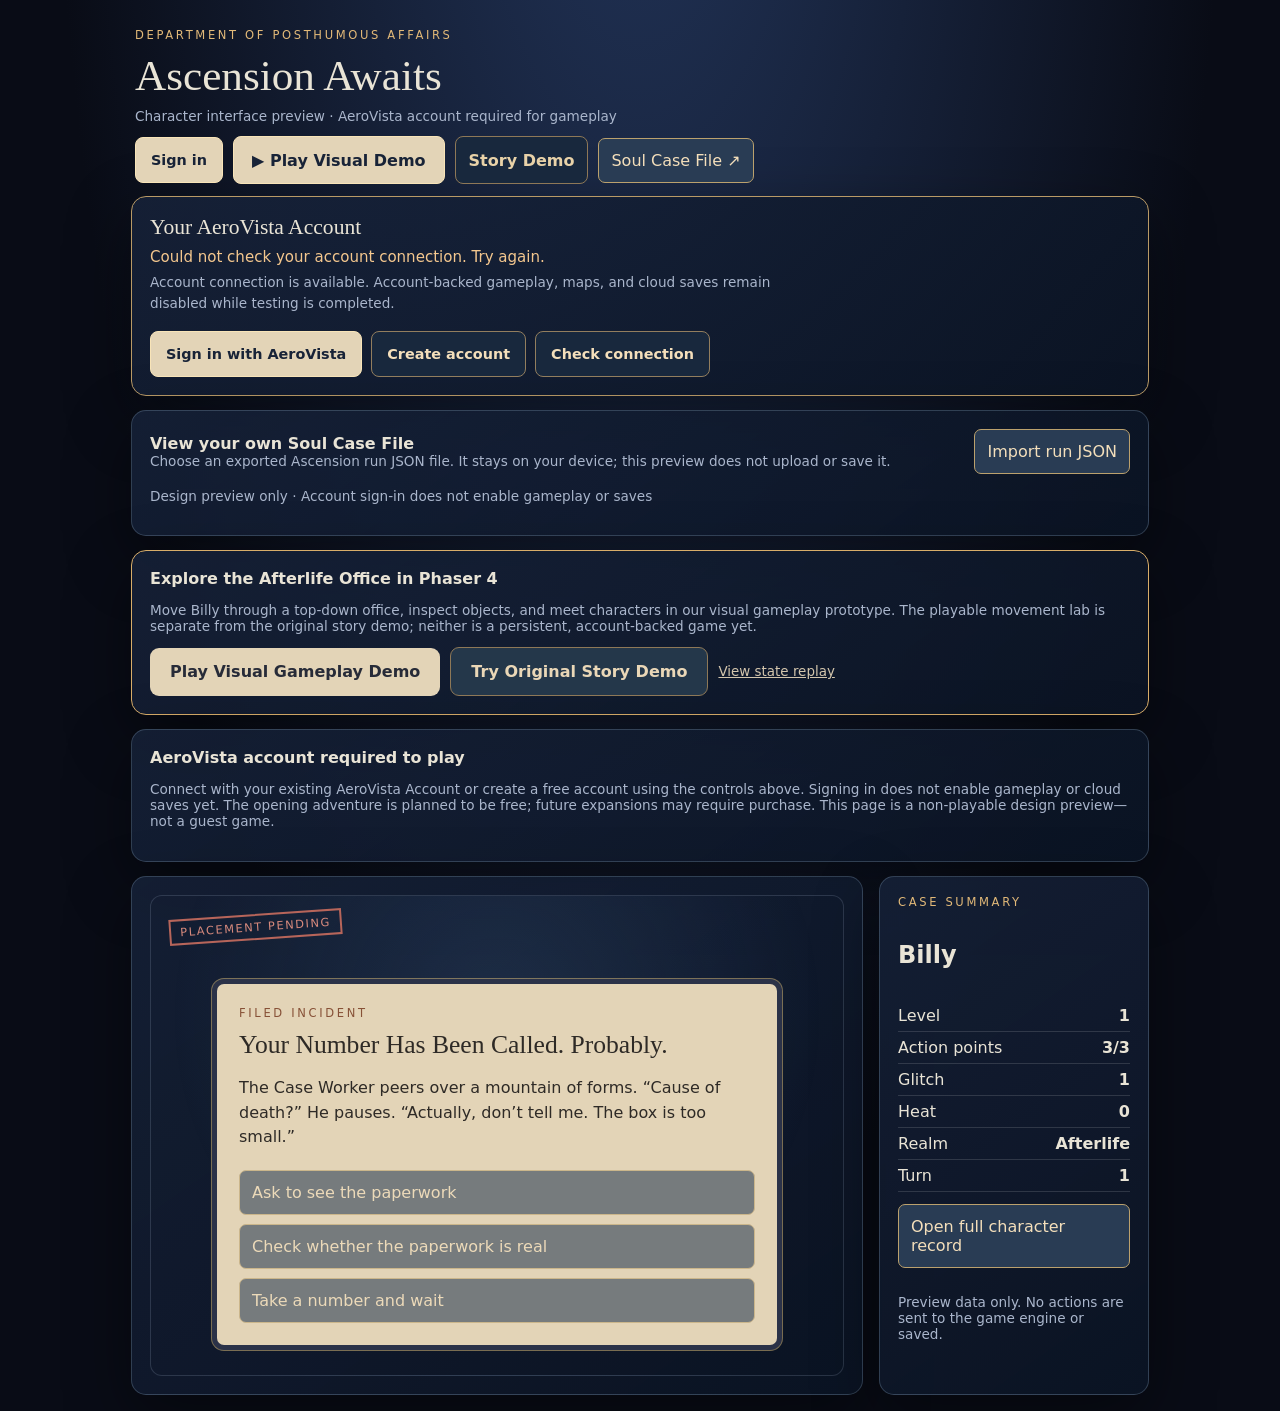
<file: index.html>
<!doctype html>
<html lang="en"><head><meta charset="utf-8"><meta name="viewport" content="width=device-width,initial-scale=1">
<title>Ascension Awaits — Game Frame v1 Preview</title>
<style>
:root{color-scheme:dark;font-family:system-ui,sans-serif;background:#090c16;color:#e9e4d6}
*{box-sizing:border-box}body{margin:0;background:radial-gradient(ellipse at 50% -25%,#23365c,#090c16 65%);min-height:100dvh}
button{cursor:pointer;font:inherit}a:focus-visible,button:focus-visible{outline:2px solid #f2c878;outline-offset:3px}
.shell{width:min(1050px,100%);margin:auto;padding:16px}.mast{display:flex;flex-wrap:wrap;align-items:center;justify-content:space-between;gap:12px;padding:12px 4px}
.kicker{color:#e2b978;text-transform:uppercase;letter-spacing:.23em;font-size:.72rem}
h1{font-family:Georgia,serif;font-weight:normal;margin:.2em 0;font-size:clamp(1.6rem,4vw,2.7rem)}
.note{color:#aab6cc;font-size:.85rem}.surface{border:1px solid #7d95ad55;border-radius:15px;background:linear-gradient(145deg,#17233bcc,#0b1424e8);box-shadow:0 22px 65px #0006;padding:18px}
.grid{display:grid;grid-template-columns:minmax(0,1fr) 270px;gap:16px}.scene{min-height:440px;background:radial-gradient(circle at 50% 25%,#34507355,transparent 65%);border:1px solid #8393ac40;border-radius:12px;padding:18px}
.stamp{display:inline-block;border:2px solid #b7655a;color:#d88a7d;padding:4px 9px;letter-spacing:.14em;transform:rotate(-4deg);font-size:.71rem;text-transform:uppercase}
.story{max-width:560px;margin:44px auto 12px;padding:22px;background:#e3d4b7;color:#2e2a26;border-radius:7px;box-shadow:0 0 0 5px #2b3248,0 0 0 6px #d7b97788}
.story h2{font-family:Georgia,serif;font-weight:normal;font-size:1.6rem;margin:.4em 0}.story p{line-height:1.55}
.choices{display:grid;gap:9px;margin-top:20px}.choices button,.open-sheet{padding:12px;border:1px solid #bba16d;background:#293c54;color:#f4dfbb;border-radius:7px;text-align:left}.choices button:hover,.open-sheet:hover{background:#3b5371}.choices button:disabled{opacity:.58;cursor:not-allowed}
.readout{display:grid;gap:12px;align-content:start}.metric{display:flex;justify-content:space-between;border-bottom:1px solid #ffffff22;padding:6px 0}
#overlay{position:fixed;inset:0;background:#02050ad9;display:grid;place-items:center;padding:10px;z-index:5}#overlay[hidden]{display:none}
.sheet{width:min(460px,100%);max-height:95dvh;overflow:auto;background:#e6d8b9;color:#292922;border:6px double #9e8054;padding:20px;border-radius:8px}
.sheet h2{font-family:Georgia,serif;font-size:2rem;margin:.4em 0}.sheet .close{float:right;background:#311f20;color:#fbe6c9;border:0;border-radius:4px;padding:7px 12px}
.sheet dl{display:grid;grid-template-columns:1fr 1fr;gap:10px}.sheet dt{font-size:.7rem;text-transform:uppercase;letter-spacing:.08em}.sheet dd{margin:2px 0;font-size:1.35rem;font-weight:700}
@media(max-width:700px){.grid{grid-template-columns:1fr}.scene{min-height:360px}.readout{display:none}.story{margin:25px auto 8px;padding:17px}.shell{padding:10px}.sheet{padding:14px}}
[hidden]{display:none!important}
.account-panel{display:flex;align-items:center;justify-content:space-between;gap:18px;flex-wrap:wrap;margin-bottom:14px;border-color:#b99a66}
.account-panel h2{font:normal 1.35rem Georgia,serif;margin:0 0 8px}.account-panel p{margin:6px 0 0;max-width:660px;line-height:1.5}
.account-actions{display:flex;gap:9px;flex-wrap:wrap;align-items:center}.account-link,.account-button{display:inline-flex;align-items:center;justify-content:center;min-height:46px;padding:11px 15px;border:1px solid #927e5e;border-radius:8px;background:#18283d;color:#f4dfbb;font:700 .9rem system-ui,sans-serif;text-decoration:none;cursor:pointer}
.account-link.primary{background:#e3d4b7;color:#182337;border-color:#f8e4b8}.account-link:hover,.account-button:hover{filter:brightness(1.12)}.account-button:disabled{opacity:.6;cursor:wait}.account-status{font-size:.94rem;color:#d6e6ec}.account-status[data-state="signed_in"]{color:#a7e1c7}.account-status[data-state="unavailable"]{color:#f4c78e}
@media(max-width:700px){.account-panel{padding:15px}.account-actions{width:100%}.account-actions>*{flex:1 1 145px}.mast nav{width:100%}}
</style></head><body><main class="shell">
<header class="mast"><div><div class="kicker">Department of Posthumous Affairs</div><h1>Ascension Awaits</h1><div class="note">Character interface preview · AeroVista account required for gameplay</div></div><nav aria-label="Primary actions" style="display:flex;align-items:center;gap:10px;flex-wrap:wrap"><a class="account-link primary" data-account-sign-in href="https://ascension-auth.aerovista.us/login?next=%2F">Sign in</a><a href="./phaser-lab/" style="display:inline-flex;align-items:center;justify-content:center;min-height:48px;padding:12px 18px;border-radius:8px;background:#e3d4b7;color:#182337;font-weight:800;text-decoration:none;border:1px solid #f8e4b8">▶ Play Visual Demo</a><a href="./demo/" style="display:inline-flex;align-items:center;justify-content:center;min-height:48px;padding:10px 13px;border-radius:8px;background:#18283d;color:#e8d2a8;font-weight:700;text-decoration:none;border:1px solid #8e7857">Story Demo</a><button id="profile" class="open-sheet">Soul Case File ↗</button></nav></header>
<section id="account-panel" class="surface account-panel" aria-label="AeroVista Account" aria-busy="false">
  <div><h2>Your AeroVista Account</h2><div id="account-status" class="account-status" role="status" aria-live="polite">Sign in to connect your account.</div><p class="note">Account connection is available. Account-backed gameplay, maps, and cloud saves remain disabled while testing is completed.</p></div>
  <div class="account-actions"><a class="account-link primary" data-account-sign-in href="https://ascension-auth.aerovista.us/login?next=%2F">Sign in with AeroVista</a><a class="account-link" data-account-register href="https://ascension-auth.aerovista.us/register?next=%2F">Create account</a><button id="account-refresh" class="account-button" type="button" disabled>Check connection</button><button id="account-sign-out" class="account-button" type="button" hidden disabled>Sign out</button></div>
  <noscript><p class="note">Sign-in links work without JavaScript. Enable JavaScript to check your connection or sign out here.</p></noscript>
</section>
<section class="surface" style="margin-bottom:14px" aria-label="Import saved Ascension character">
  <div style="display:flex;flex-wrap:wrap;align-items:center;gap:12px;justify-content:space-between">
    <div><strong>View your own Soul Case File</strong><div class="note">Choose an exported Ascension run JSON file. It stays on your device; this preview does not upload or save it.</div></div>
    <label class="open-sheet" for="run-import" style="cursor:pointer">Import run JSON</label><input id="run-import" type="file" accept=".json,application/json" style="position:absolute;width:1px;height:1px;opacity:0" aria-label="Import run JSON">
  </div>
  <p id="import-status" class="note" role="status" aria-live="polite">Design preview only · Account sign-in does not enable gameplay or saves</p>
</section>
<section class="surface" style="margin-bottom:14px;border-color:#d8ad69" aria-label="Playable Ascension prototypes"><strong>Explore the Afterlife Office in Phaser 4</strong><p class="note">Move Billy through a top-down office, inspect objects, and meet characters in our visual gameplay prototype. The playable movement lab is separate from the original story demo; neither is a persistent, account-backed game yet.</p><div style="display:flex;gap:10px;align-items:center;flex-wrap:wrap"><a href="./phaser-lab/" style="display:inline-block;background:#e3d4b7;color:#272b38;border-radius:9px;padding:14px 20px;font-weight:700;text-decoration:none;min-height:48px">Play Visual Gameplay Demo</a><a href="./demo/" style="display:inline-block;background:#24374a;color:#ead7b7;border:1px solid #8e7857;border-radius:9px;padding:14px 20px;font-weight:700;text-decoration:none;min-height:48px">Try Original Story Demo</a><a href="./phaser-lab/authority/" style="color:#d4c6ad;font-size:.84rem">View state replay</a></div></section>
<section class="surface" style="margin-bottom:14px" aria-label="Account access policy"><strong>AeroVista account required to play</strong><p class="note">Connect with your existing AeroVista Account or create a free account using the controls above. Signing in does not enable gameplay or cloud saves yet. The opening adventure is planned to be free; future expansions may require purchase. This page is a non-playable design preview—not a guest game.</p></section>
<div class="grid"><section class="surface"><div class="scene"><span class="stamp">Placement Pending</span><article class="story"><div class="kicker" style="color:#875137">Filed incident</div><h2 id="story-title"></h2><p id="story-text"></p><div class="choices" id="choices"></div></article></div></section>
<aside class="surface readout"><div class="kicker">Case summary</div><h2 id="person"></h2><div id="metrics"></div><button id="profile-side" class="open-sheet">Open full character record</button><p class="note">Preview data only. No actions are sent to the game engine or saved.</p></aside></div>
</main><div id="overlay" hidden><section class="sheet" role="dialog" aria-modal="true" aria-labelledby="sheet-title"><button class="close" id="close" aria-label="Close character record">✕</button><div class="kicker" style="color:#885329">Soul Registry — provisional</div><h2 id="sheet-title">Billy</h2><p>DECEASED · Documentation incomplete · Appeal unlikely</p><dl id="sheet-metrics"></dl><h3>Acquired effects</h3><p id="flags"></p><h3>Inventory</h3><p id="inventory"></p><h3>Associates</h3><p id="companions"></p></section></div>
<script type="module">
import { projectGameFrame } from './js/game-frame/adapter.js';
import { parseAscensionExport, renderImportedRecord } from './js/game-frame/save-import.js';
// Synthetic fixture: intentionally isolated from live save, Director and runtime.
const fixture={state:{level:1,xp:0,actionPoints:3,maxActionPoints:3,currentWorld:'AFTERLIFE',glitchLevel:1,heat:0,npcs:{jinx:2,caseworker:-1},inventory:{paperclip:1},flags:{placement_pending:true},turn:1}};
const sample={id:'frame-demo-arrival',title:'Your Number Has Been Called. Probably.',text:'The Case Worker peers over a mountain of forms. “Cause of death?” He pauses. “Actually, don’t tell me. The box is too small.”',choices:[{id:'respond',label:'Ask to see the paperwork'},{id:'glitch',label:'Check whether the paperwork is real'},{id:'wait',label:'Take a number and wait'}]};
const frame=projectGameFrame(fixture,sample), el=id=>document.getElementById(id);
el('person').textContent=frame.character.name;
el('story-title').textContent=frame.storylet.title;el('story-text').textContent=frame.storylet.text;
const rows=[['Level',frame.character.level],['Action points',frame.character.actionPoints+'/'+frame.character.maximumActionPoints],['Glitch',frame.character.glitch],['Heat',frame.character.heat],['Realm',frame.character.location],['Turn',frame.turn]];
for(const [name,value] of rows){const row=document.createElement('div');row.className='metric';const a=document.createElement('span');a.textContent=name;const b=document.createElement('strong');b.textContent=value;row.append(a,b);el('metrics').append(row);const dt=document.createElement('div');const k=document.createElement('dt');k.textContent=name;const v=document.createElement('dd');v.textContent=value;dt.append(k,v);el('sheet-metrics').append(dt)}
for(const choice of frame.storylet.choices){const button=document.createElement('button');button.textContent=choice.label;button.disabled=true;button.title='Account-required gameplay is not enabled on this design preview';el('choices').append(button)}
el('flags').textContent=frame.flags.join(', ')||'None recorded';
el('inventory').textContent=frame.inventory.map(x=>x.name+' × '+x.count).join(', ')||'Empty';
el('companions').textContent=frame.companions.map(x=>x.name+' ('+x.standing+')').join(', ')||'No associates';
const open=()=>{el('overlay').hidden=false;el('close').focus()},close=()=>{el('overlay').hidden=true;el('profile').focus()};
el('profile').addEventListener('click',open);el('profile-side').addEventListener('click',open);el('close').addEventListener('click',close);el('overlay').addEventListener('click',event=>{if(event.target===el('overlay'))close()});document.addEventListener('keydown',event=>{if(event.key==='Escape'&&!el('overlay').hidden)close()});
el('run-import').addEventListener('change',async event=>{
  const file=event.target.files?.[0];
  if(!file)return;
  try{
    if(file.size>5_000_000) throw new Error('File exceeds the 5 MB preview limit');
    const frame=parseAscensionExport(await file.text());
    renderImportedRecord(frame);
    el('import-status').textContent='Imported locally · '+frame.character.location+' · '+frame.character.actionPoints+'/'+frame.character.maximumActionPoints+' AP · no data uploaded';
  }catch(error){el('import-status').textContent='Import not accepted: '+error.message}
  finally{event.target.value=''}
});
</script>
<script type="module" src="./js/account-panel.mjs"></script></body></html>
</file>
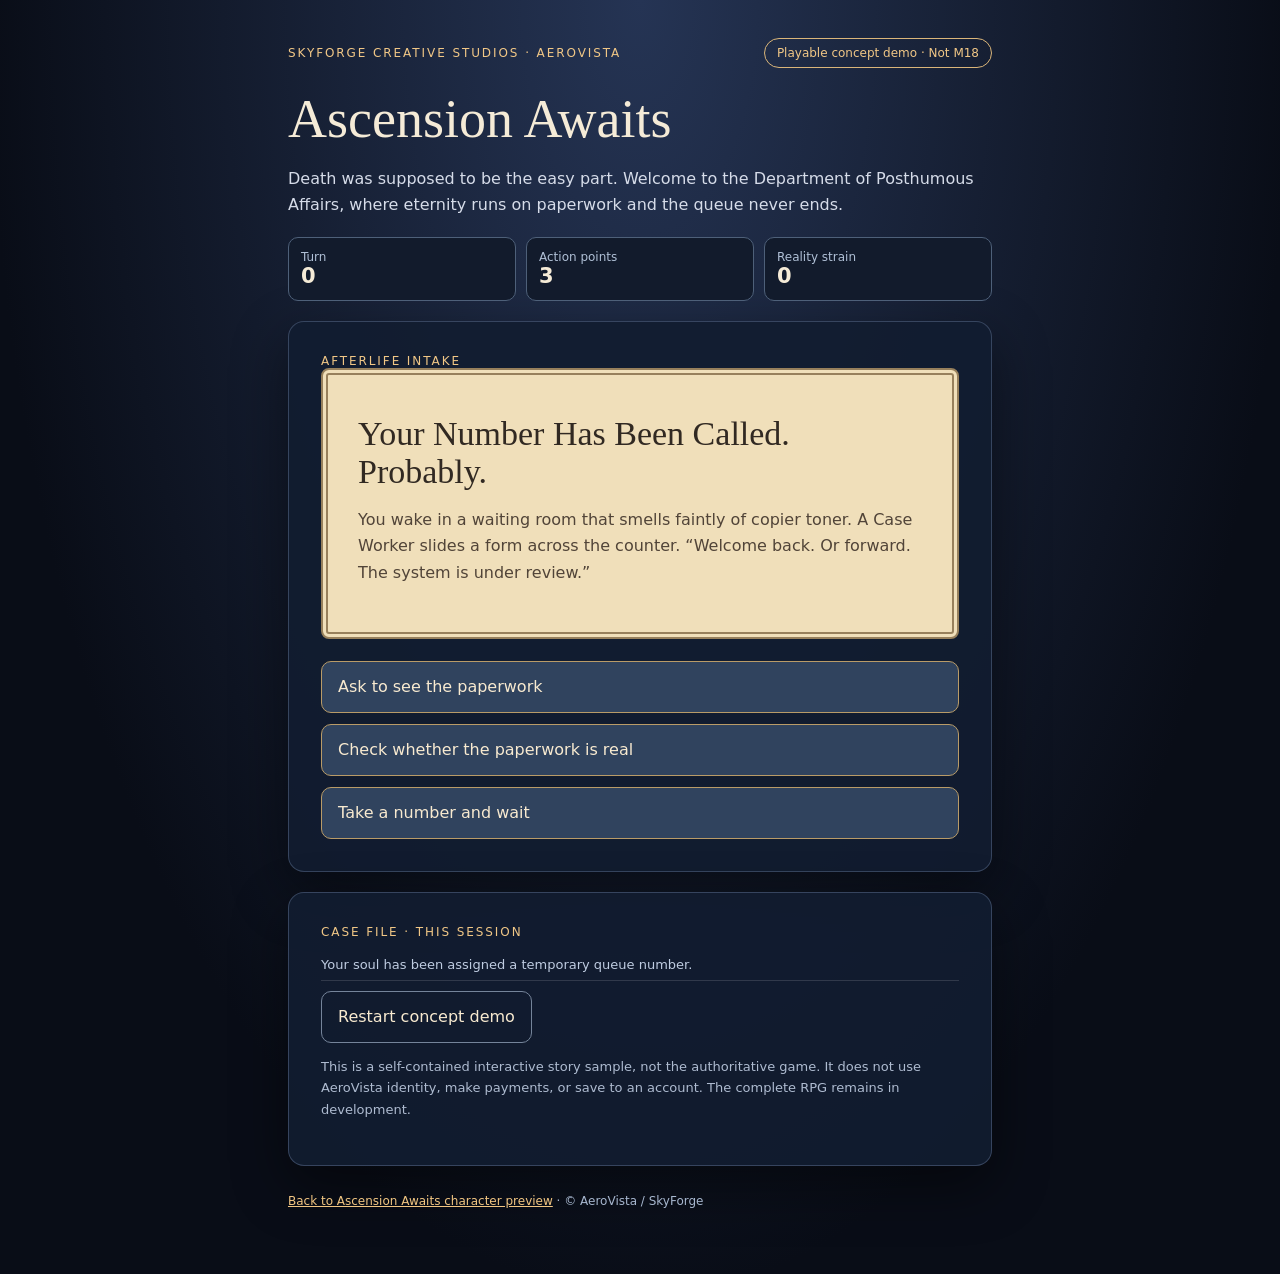
<file: demo/index.html>
<!doctype html>
<html lang="en"><head><meta charset="utf-8"><meta name="viewport" content="width=device-width, initial-scale=1"><meta name="theme-color" content="#0c1020"><title>Ascension Awaits — Playable Concept Demo</title>
<style>
:root{font-family:system-ui,-apple-system,Segoe UI,sans-serif;color:#f5ebd7;background:#090d17}*{box-sizing:border-box}body{margin:0;min-height:100dvh;background:radial-gradient(ellipse at top,#253454,#090d17 72%)}.wrap{max-width:780px;margin:auto;padding:clamp(16px,4vw,38px)}header{display:flex;justify-content:space-between;gap:12px;align-items:center;flex-wrap:wrap}h1{font-family:Georgia,serif;font-weight:400;font-size:clamp(32px,7vw,54px);margin:20px 0 8px}.eyebrow{color:#f1c786;letter-spacing:.16em;font-size:12px;text-transform:uppercase}.tag{border:1px solid #dab579;color:#f1c786;border-radius:40px;padding:7px 12px;font-size:12px}p{line-height:1.65;color:#d6dce9}.panel{border:1px solid #62759577;background:#121d31ea;border-radius:16px;padding:clamp(18px,4vw,32px);margin-top:20px;box-shadow:0 20px 55px #0007}.paper{background:#f0dfba;color:#312922;border:7px double #97805c;border-radius:8px;padding:clamp(18px,4vw,30px);min-height:250px}.paper p{color:#514438}.paper h2{font-family:Georgia,serif;font-size:clamp(25px,5vw,34px);font-weight:400;margin:10px 0}.statbar{display:grid;grid-template-columns:repeat(3,1fr);gap:10px;margin:18px 0}.stat{padding:12px;border:1px solid #4e6079;border-radius:10px;background:#121b2c}.stat span{display:block;font-size:12px;color:#b0c0d6}.stat strong{font-size:21px}.actions{display:grid;gap:11px;margin:22px 0 0}button{color:#f8ead0;background:#30435e;border:1px solid #b99b67;border-radius:10px;text-align:left;font:inherit;padding:14px 16px;cursor:pointer;min-height:52px}button:hover,button:focus-visible{background:#456080;outline:2px solid #ecd4a1;outline-offset:2px}button:disabled{opacity:.55;cursor:default}.secondary{background:transparent;border-color:#75849a}.muted{color:#aebbd0;font-size:13px}.history{list-style:none;padding:0;margin:10px 0}.history li{padding:8px 0;border-bottom:1px solid #ffffff22;color:#bfcce1;font-size:13px}.hidden{display:none}footer{padding:28px 0;font-size:12px;color:#a7b7cf}a{color:#f2c682}@media(max-width:480px){.statbar{grid-template-columns:repeat(3,1fr)}.stat strong{font-size:17px}.panel{margin-top:12px}button{width:100%}}
</style></head><body><main class="wrap"><header><div class="eyebrow">SkyForge Creative Studios · AeroVista</div><span class="tag">Playable concept demo · Not M18</span></header><h1>Ascension Awaits</h1><p>Death was supposed to be the easy part. Welcome to the Department of Posthumous Affairs, where eternity runs on paperwork and the queue never ends.</p><div class="statbar"><div class="stat"><span>Turn</span><strong id="turn">0</strong></div><div class="stat"><span>Action points</span><strong id="ap">3</strong></div><div class="stat"><span>Reality strain</span><strong id="strain">0</strong></div></div><section class="panel" aria-live="polite"><div class="eyebrow" id="location">Afterlife Intake</div><div class="paper"><h2 id="title">Your Number Has Been Called. Probably.</h2><p id="story">You wake in a waiting room that smells faintly of copier toner. A Case Worker slides a form across the counter. “Welcome back. Or forward. The system is under review.”</p></div><div class="actions" id="actions"></div></section><section class="panel"><div class="eyebrow">Case file · this session</div><ul class="history" id="log"><li>Your soul has been assigned a temporary queue number.</li></ul><button class="secondary" id="restart">Restart concept demo</button><p class="muted">This is a self-contained interactive story sample, not the authoritative game. It does not use AeroVista identity, make payments, or save to an account. The complete RPG remains in development.</p></section><footer><a href="../">Back to Ascension Awaits character preview</a> · © AeroVista / SkyForge</footer></main>
<script>
(()=>{'use strict';
const $=id=>document.getElementById(id);
let step='intro',turn=0,ap=3,strain=0,history=[];
const scenes={
 intro:{place:'Afterlife Intake',title:'Your Number Has Been Called. Probably.',story:'You wake in a waiting room that smells faintly of copier toner. A Case Worker slides a form across the counter. “Welcome back. Or forward. The system is under review.”',options:[['paper','Ask to see the paperwork'],['glitch','Check whether the paperwork is real'],['queue','Take a number and wait']]},
 paper:{place:'Intake Desk',title:'An Unexpectedly Honest Form',story:'The form requests your name, cause of death and preferred next life. The third field is crossed out. “Placement options come from the Rolodex,” the Case Worker says. “The Stat Generator only handles your quirks. Management was very clear.”',options:[['rolodex','Ask about the Afterlife Rolodex'],['mitch','Ask who runs this department']]},
 glitch:{place:'Unstable Waiting Room',title:'The Fine Print Moves',story:'The words slide out of alignment. For a moment the corridor behind the Case Worker reveals itself as a cardboard set. Nobody else reacts. A small note appears: REALITY STRAIN REGISTERED.',options:[['rolodex','Follow the suspicious index cards'],['mitch','Report the glitch to management']]},
 queue:{place:'Waiting Area',title:'Now Serving: Nobody',story:'Your number is 404. The display flashes 403, then 500, then “BE PATIENT.” A gerbil darts under the counter carrying a stolen paperclip. The Case Worker sighs. “That would be Jinx.”',options:[['jinx','Follow Jinx'],['rolodex','Return to the placement desk']]},
 jinx:{place:'Maintenance Corridor',title:'A Very Small Accomplice',story:'Jinx leads you to a door marked STAFF ONLY (AND THE OCCASIONAL GERBIL). Behind it, the machinery of fate is making a noise like an angry printer.',options:[['end','Pocket the clue and return to the queue']]},
 rolodex:{place:'Placement Office',title:'The Rolodex of Possible Tomorrows',story:'The Case Worker opens the Afterlife Rolodex. Cards show possible next lives, but the choices are stamped PENDING AUTHORIZATION. “The Mitch controls the corrupted placement system,” they whisper. “You did not hear that from me.”',options:[['end','Keep the information and end this demo turn']]},
 mitch:{place:'Management Hall',title:'A Name in Every Margin',story:'The forms all bear the same approval stamp: THE MITCH. Somewhere overhead, a speaker politely announces that unauthorized curiosity has been recorded.',options:[['end','Return to the counter and end the demo turn']]},
 end:{place:'End of concept demo',title:'Your File Remains Open',story:'You survived a little bureaucracy, learned that placement is not a random stat roll, and discovered that management watches everything. The full game will add the world board, persistent consequences, actual quests, and authenticated saves.',options:[['restart','Play the concept again']]}
};
function draw(){const s=scenes[step];$('location').textContent=s.place;$('title').textContent=s.title;$('story').textContent=s.story;$('turn').textContent=String(turn);$('ap').textContent=String(ap);$('strain').textContent=String(strain);$('actions').replaceChildren();for(const [id,label] of s.options){const b=document.createElement('button');b.type='button';b.textContent=label;b.addEventListener('click',()=>choose(id,label));$('actions').append(b)}$('log').replaceChildren();for(const item of history.slice(-7)){const li=document.createElement('li');li.textContent=item;$('log').append(li)}}
function choose(id,label){if(id==='restart'){reset();return}history.push(label);ap=Math.max(0,ap-1);if(id==='glitch')strain+=2;if(id==='mitch')strain+=1;turn=ap===0?1:0;step=ap===0?'end':id;draw()}
function reset(){step='intro';turn=0;ap=3;strain=0;history=['Your soul has been assigned a temporary queue number.'];draw()}$('restart').addEventListener('click',reset);reset();
})();
</script></body></html>
</file>
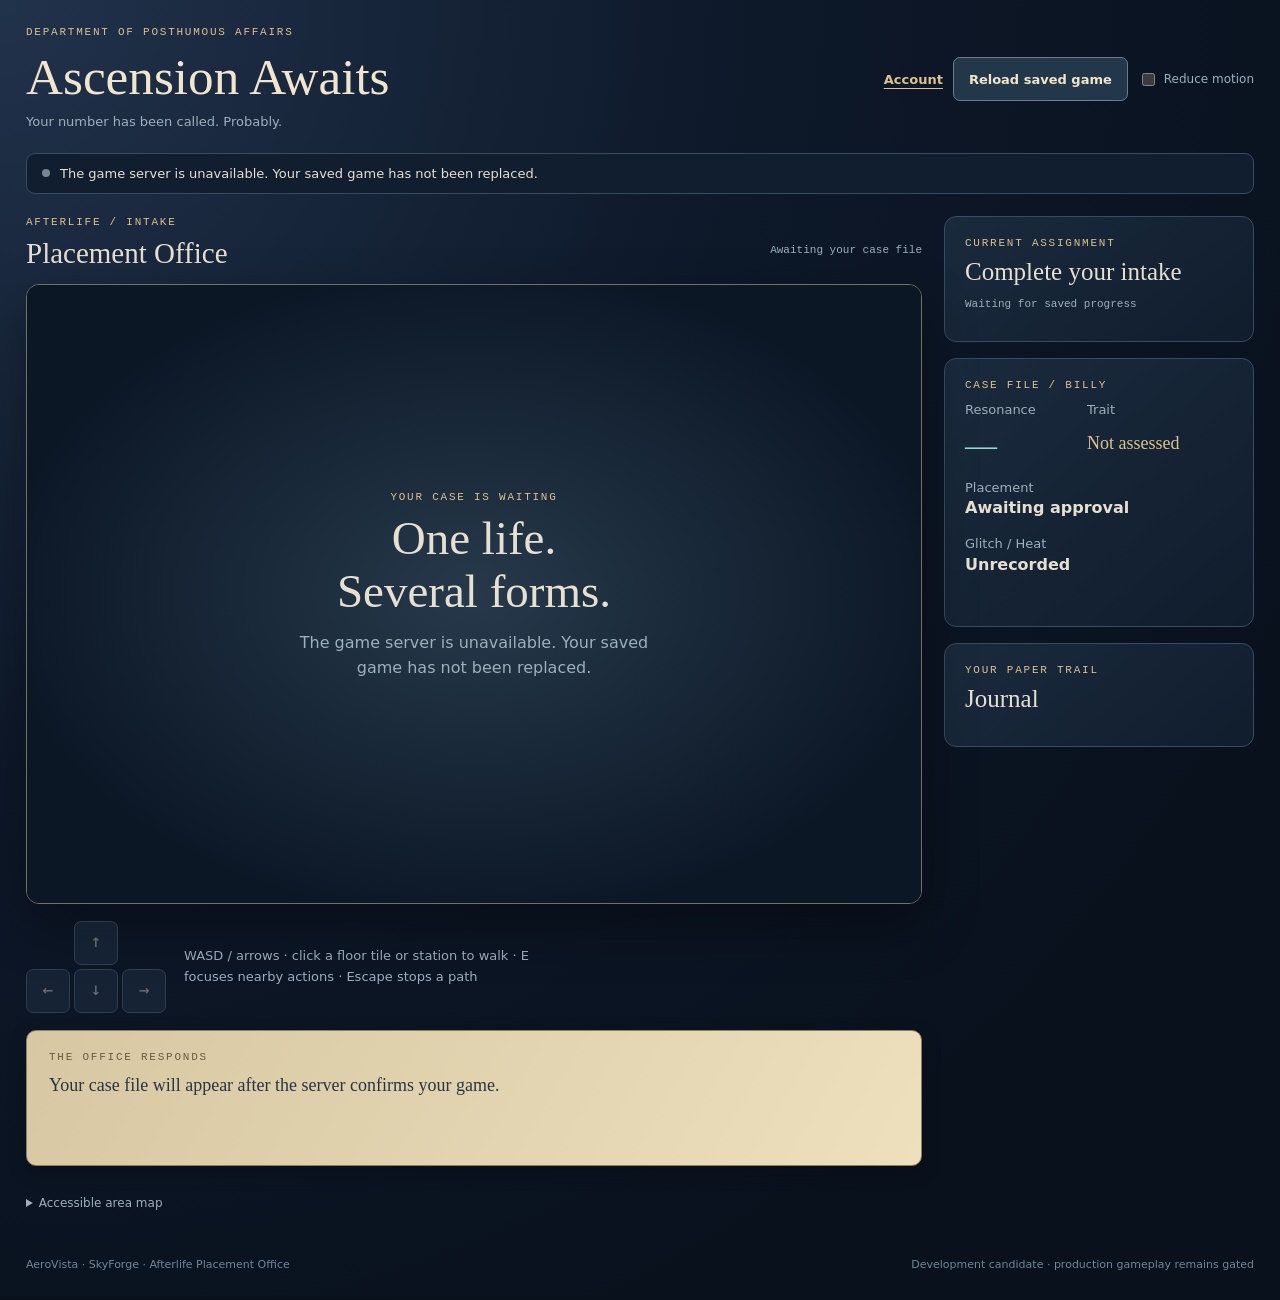
<file: game/index.html>
<!doctype html>
<html lang="en"><head><meta charset="utf-8"><meta name="viewport" content="width=device-width,initial-scale=1">
<title>Ascension Awaits — Office and Hallway</title><link rel="icon" type="image/svg+xml" href="./office-icon.svg"><link rel="stylesheet" href="./office.css"></head>
<body><div class="shell"><header><div><p class="eyebrow">DEPARTMENT OF POSTHUMOUS AFFAIRS</p><h1>Ascension Awaits</h1><p class="subtitle">Your number has been called. Probably.</p></div>
<nav aria-label="Game navigation"><a href="../">Account</a><button id="reload-game" type="button">Reload saved game</button><label class="motion"><input type="checkbox" id="reduce-motion"> Reduce motion</label></nav></header>
<div class="connection"><span class="dot" id="connection-dot"></span><span id="connection-status" role="status">Connecting to your saved game…</span><span id="save-revision"></span></div>
<main class="play-layout"><section aria-label="Current game area"><div class="scene-heading"><div><p class="eyebrow" id="scene-area">AFTERLIFE / INTAKE</p><h2 id="scene-title">Placement Office</h2></div><output id="position">Awaiting your case file</output></div>
<div class="scene-wrap"><div id="office-scene" class="scene-box" aria-label="Server-owned game scene"></div><div id="scene-cover"><p class="eyebrow">YOUR CASE IS WAITING</p><h2>One life.<br>Several forms.</h2><p id="cover-message">Loading your saved Office.</p><button id="begin-game" hidden>Begin Billy’s intake</button><a id="sign-in" href="https://ascension-auth.aerovista.us/login?next=%2F" hidden>Sign in with AeroVista</a></div></div>
<p id="scene-warning" class="quiet" hidden>The scene could not load. The accessible map and committed actions below remain available.</p>
<div class="controls"><div class="dpad" aria-label="Movement controls"><button data-direction="north" aria-label="Move north">↑</button><button data-direction="west" aria-label="Move west">←</button><button data-direction="south" aria-label="Move south">↓</button><button data-direction="east" aria-label="Move east">→</button></div><p class="quiet">WASD / arrows · click a floor tile or station to walk · E focuses nearby actions · Escape stops a path</p></div>
<section class="paper" aria-label="Current interaction"><p class="eyebrow" id="response-label">THE OFFICE RESPONDS</p><p id="latest-event" role="status">Your case file will appear after the server confirms your game.</p><div id="interaction-actions" class="action-row"></div></section>
<details class="map-details"><summary>Accessible area map</summary><div id="accessible-map" role="group" aria-label="Area tiles"></div></details>
</section><aside><section class="panel" aria-label="Current mission"><p class="eyebrow">CURRENT ASSIGNMENT</p><h2 id="mission-title">Complete your intake</h2><p id="mission-progress">Waiting for saved progress</p><ol id="mission-steps" class="mission-list"></ol><p id="intake-complete" class="complete" hidden>Intake complete. Your pass is ready.<small>The Hallway is waiting.</small></p></section>
<section class="panel" aria-label="Billy case file"><p class="eyebrow">CASE FILE / BILLY</p><div class="assessment"><div><span class="quiet">Resonance</span><strong id="resonance">—</strong></div><div><span class="quiet">Trait</span><strong id="trait">Not assessed</strong></div></div><p id="trait-effect" class="quiet"></p><p><span class="quiet">Placement</span><br><strong id="placement">Awaiting approval</strong></p><p><span class="quiet">Glitch / Heat</span><br><strong id="glitch-status">Unrecorded</strong></p><p id="hallway-status" class="quiet" hidden></p><ul id="inventory" class="inventory"></ul></section>
<section class="panel" aria-label="Saved journal"><p class="eyebrow">YOUR PAPER TRAIL</p><h2>Journal</h2><ol id="journal"></ol></section></aside></main>
<footer><span>AeroVista · SkyForge · Afterlife Placement Office</span><span id="build-scope">Development candidate · production gameplay remains gated</span></footer></div><script type="module" src="./main.mjs"></script></body></html>
</file>
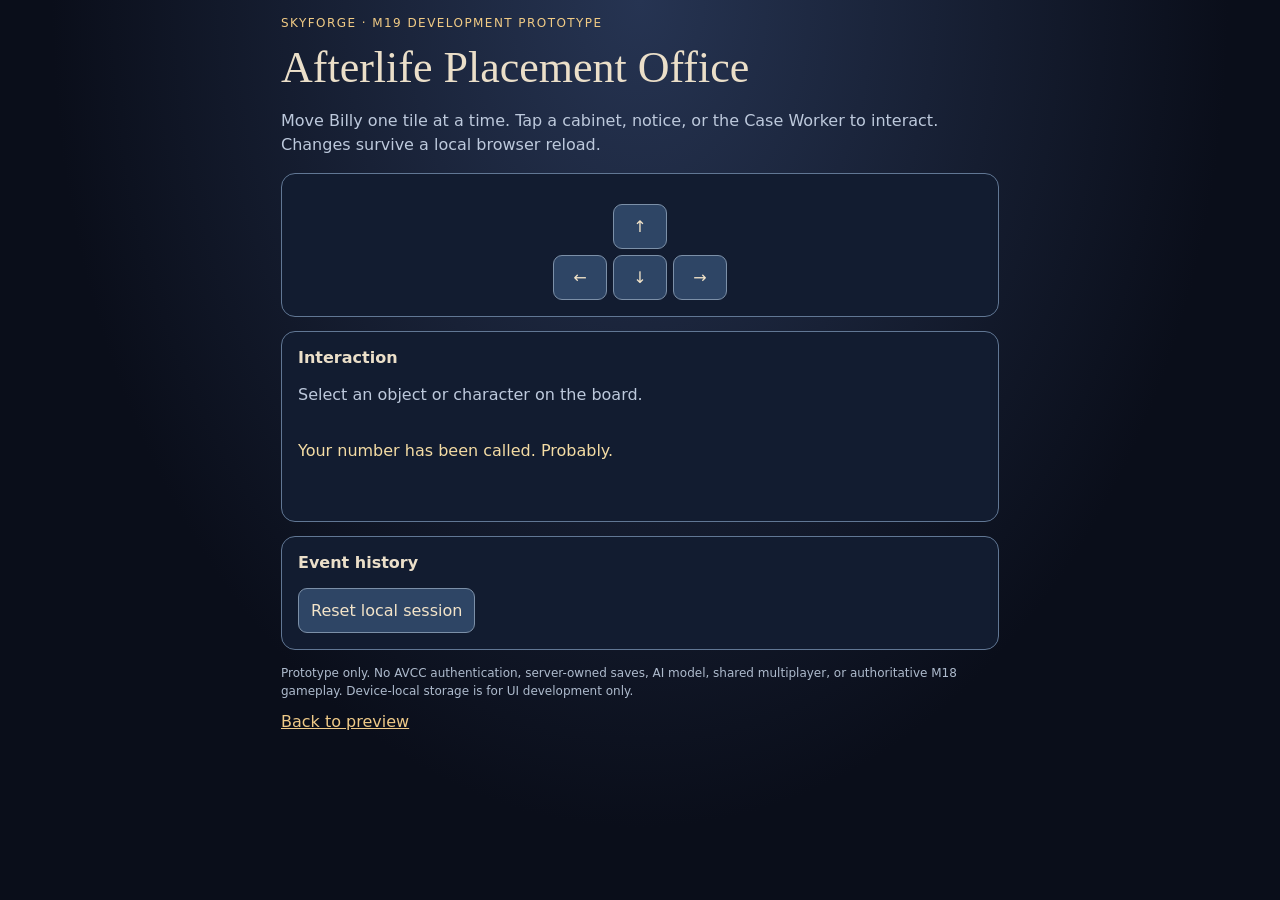
<file: world-board/index.html>
<!doctype html><html lang="en"><head><meta charset="utf-8"><meta name="viewport" content="width=device-width,initial-scale=1"><title>Ascension Awaits — M19 World Board Prototype</title><style>
:root{font-family:system-ui,sans-serif;background:#0a0e1a;color:#ebdfc9;color-scheme:dark}*{box-sizing:border-box}body{margin:0;background:radial-gradient(ellipse at top,#263452,#0a0e1a 65%);min-height:100dvh}main{max-width:750px;margin:auto;padding:16px}h1{font-family:Georgia,serif;font-weight:400;margin:12px 0;font-size:clamp(28px,6vw,44px)}p{line-height:1.5;color:#bdc9dc}.tag{font-size:12px;color:#f1cb85;text-transform:uppercase;letter-spacing:.12em}.panel{margin:14px 0;padding:16px;border:1px solid #617794;border-radius:14px;background:#121c30}#board{display:grid;grid-template-columns:repeat(5,minmax(0,1fr));gap:5px;max-width:500px;margin:auto}button{font:inherit;cursor:pointer;color:#f3e4c9;background:#2e4565;border:1px solid #7c90a8;border-radius:9px;padding:12px;min-height:44px}button:focus-visible{outline:3px solid #e5bd75;outline-offset:2px}.tile{aspect-ratio:1;font-size:clamp(19px,5vw,32px);padding:0}.tile.wall{background:#202735;opacity:.42;cursor:not-allowed}.tile.player{background:#67457c;color:#fff;border:2px solid #ebc77c}#actions{display:flex;flex-wrap:wrap;gap:9px;margin-top:10px}#controls{display:grid;grid-template-columns:repeat(3,54px);justify-content:center;gap:6px;margin-top:14px}#north{grid-column:2}#west{grid-column:1}#south{grid-column:2}#east{grid-column:3}#events{padding-left:18px;color:#c2cddd}#dialogue{min-height:50px;color:#f4dca4}.quiet{font-size:12px;color:#aebbcd}a{color:#efca88}
</style></head><body><main><div class="tag">SkyForge · M19 Development Prototype</div><h1>Afterlife Placement Office</h1><p>Move Billy one tile at a time. Tap a cabinet, notice, or the Case Worker to interact. Changes survive a local browser reload.</p><div class="panel"><div id="status" aria-live="polite"></div><div id="board" aria-label="Afterlife office map"></div><div id="controls"><button id="north" aria-label="Move north">↑</button><button id="west" aria-label="Move west">←</button><button id="south" aria-label="Move south">↓</button><button id="east" aria-label="Move east">→</button></div></div><div class="panel"><strong>Interaction</strong><p id="selection">Select an object or character on the board.</p><div id="actions"></div><p id="dialogue" role="status" aria-live="polite">Your number has been called. Probably.</p></div><div class="panel"><strong>Event history</strong><ol id="events"></ol><p id="save-status" class="quiet"></p><button id="restart">Reset local session</button></div><p class="quiet">Prototype only. No AVCC authentication, server-owned saves, AI model, shared multiplayer, or authoritative M18 gameplay. Device-local storage is for UI development only.</p><a href="../">Back to preview</a></main><script type="module" src="./world-board.mjs"></script></body></html>
</file>
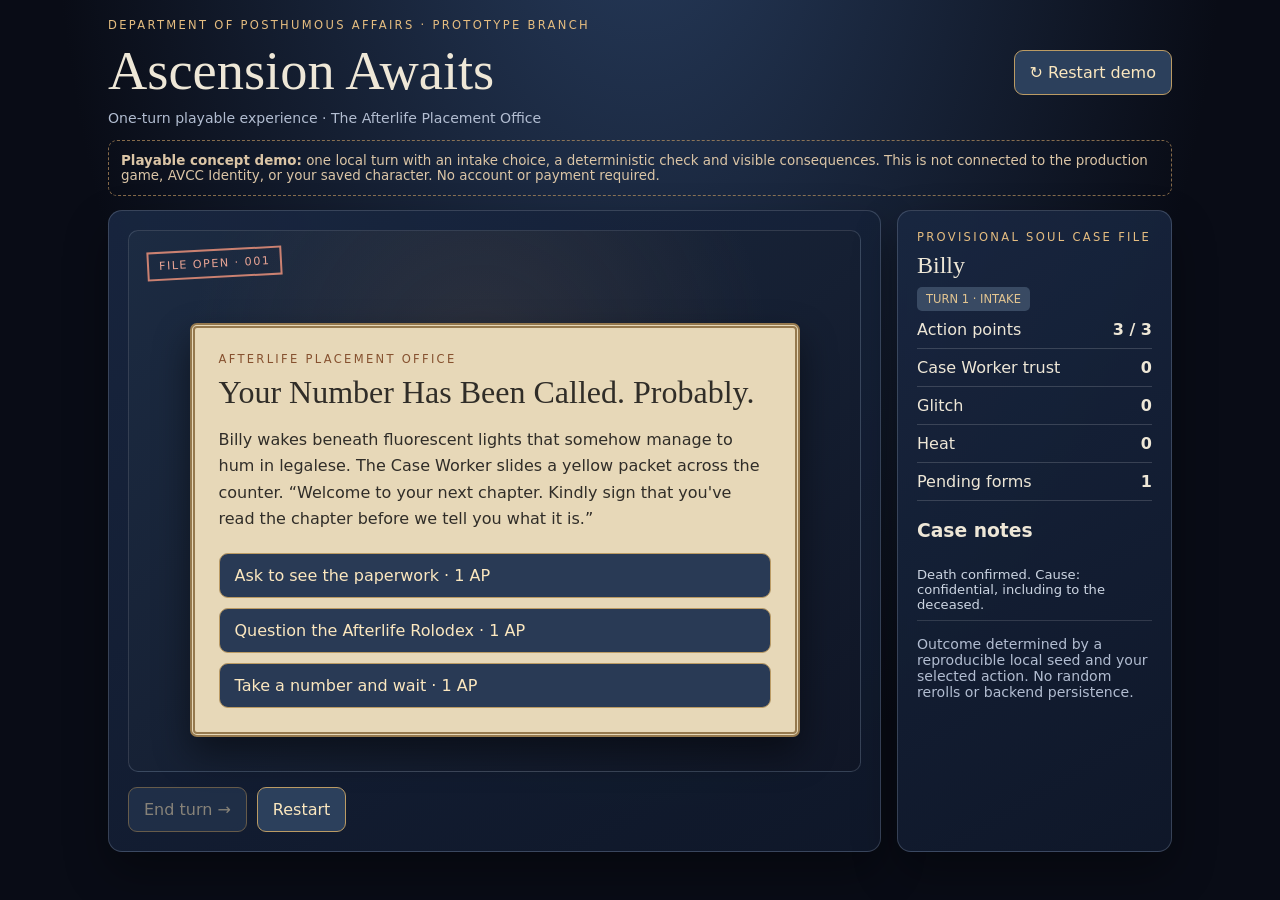
<file: demo/one-turn.html>
<!doctype html>
<html lang="en">
<head><meta charset="utf-8"><meta name="viewport" content="width=device-width,initial-scale=1">
<title>Ascension Awaits — Playable One-Turn Demo</title>
<style>
:root{color-scheme:dark;font-family:system-ui,sans-serif;background:#090c16;color:#eee7d7}*{box-sizing:border-box}
body{margin:0;min-height:100dvh;background:radial-gradient(ellipse at 50% -20%,#273c5d,#090c16 65%)}
button{font:inherit;cursor:pointer;border:1px solid #bb9b64;border-radius:9px;background:#2c405c;color:#fbe7bf;padding:12px 15px}
button:hover:not(:disabled){background:#456080}button:focus-visible{outline:3px solid #f8d68b;outline-offset:2px}button:disabled{cursor:not-allowed;opacity:.5}
.wrap{max-width:1100px;margin:auto;padding:18px}.top{display:flex;flex-wrap:wrap;align-items:center;justify-content:space-between;gap:14px}
.kicker{letter-spacing:.2em;text-transform:uppercase;color:#e5bd80;font-size:.72rem}
h1,h2{font-family:Georgia,serif;font-weight:normal}h1{font-size:clamp(2rem,5vw,3.4rem);margin:8px 0}.muted{color:#b2bdd1;font-size:.88rem}
.layout{display:grid;grid-template-columns:minmax(0,1fr) 275px;gap:16px;margin-top:14px}.panel{background:linear-gradient(150deg,#192741ed,#10192bec);border:1px solid #8594aa55;border-radius:14px;padding:19px;box-shadow:0 20px 45px #0005}
.scene{min-height:490px;border:1px solid #8f9cb444;border-radius:10px;padding:18px;background:radial-gradient(circle at 48% 24%,#725b4b38,transparent 52%),linear-gradient(140deg,#1c2b42,#101626)}
.stamp{display:inline-block;border:2px solid #cb8171;color:#e8a494;letter-spacing:.13em;padding:6px 10px;transform:rotate(-3deg);font-size:.7rem}
.paper{max-width:610px;margin:45px auto 16px;padding:24px;background:#e7d8b8;color:#302d28;border:5px double #95794e;border-radius:7px;box-shadow:0 16px 36px #0007}
.paper h2{font-size:clamp(1.5rem,4vw,2rem);margin:8px 0 12px}.paper p{line-height:1.65}.paper .kicker{color:#86512f}.choices{display:grid;gap:10px;margin-top:20px}
.choices button{text-align:left;background:#293a55}.result{padding:12px;background:#fff9e0;border-left:4px solid #8a6945;margin:16px 0}
.metric{display:flex;justify-content:space-between;border-bottom:1px solid #ffffff28;padding:9px 0}.history{list-style:none;padding:0;margin:12px 0}.history li{font-size:.82rem;padding:8px 0;border-bottom:1px solid #ffffff22;color:#ccd5e2}
.pill{display:inline-block;padding:5px 9px;background:#394a63;border-radius:5px;color:#e3c591;font-size:.72rem}
.bottom{display:flex;gap:10px;flex-wrap:wrap;margin-top:15px}.notice{margin:14px 0;padding:12px;border:1px dashed #c49a63aa;border-radius:9px;color:#dbc5a6;font-size:.84rem}
@media(max-width:760px){.layout{grid-template-columns:1fr}.wrap{padding:10px}.paper{margin:24px auto 8px;padding:16px}.scene{min-height:400px}.panel{padding:12px}}
</style></head>
<body><main class="wrap">
<header class="top"><div><div class="kicker">Department of Posthumous Affairs · Prototype Branch</div><h1>Ascension Awaits</h1><div class="muted">One-turn playable experience · The Afterlife Placement Office</div></div><button id="restartTop">↻ Restart demo</button></header>
<div class="notice"><strong>Playable concept demo:</strong> one local turn with an intake choice, a deterministic check and visible consequences. This is not connected to the production game, AVCC Identity, or your saved character. No account or payment required.</div>
<div class="layout">
<section class="panel"><div class="scene"><span class="stamp" id="stamp">FILE OPEN · 001</span>
<article class="paper"><div class="kicker" id="chapter">Afterlife Placement Office</div>
<h2 id="title">Your Number Has Been Called. Probably.</h2>
<p id="story">Billy wakes beneath fluorescent lights that somehow manage to hum in legalese. The Case Worker slides a yellow packet across the counter. “Welcome to your next chapter. Kindly sign that you've read the chapter before we tell you what it is.”</p>
<div id="result" aria-live="polite"></div><div class="choices" id="choices"></div>
</article></div><div class="bottom"><button id="endTurn" disabled>End turn →</button><button id="restartBottom">Restart</button></div></section>
<aside class="panel"><div class="kicker">Provisional Soul Case File</div><h2 style="margin:8px 0">Billy</h2><span class="pill" id="phase">TURN 1 · INTAKE</span>
<div class="metric"><span>Action points</span><strong id="ap">3 / 3</strong></div>
<div class="metric"><span>Case Worker trust</span><strong id="trust">0</strong></div>
<div class="metric"><span>Glitch</span><strong id="glitch">0</strong></div>
<div class="metric"><span>Heat</span><strong id="heat">0</strong></div>
<div class="metric"><span>Pending forms</span><strong id="forms">1</strong></div>
<h3>Case notes</h3><ul class="history" id="history"><li>Death confirmed. Cause: confidential, including to the deceased.</li></ul>
<p class="muted">Outcome determined by a reproducible local seed and your selected action. No random rerolls or backend persistence.</p>
</aside></div></main>
<script>
'use strict';
const $=id=>document.getElementById(id);
const initial=()=>({stage:0,turn:1,ap:3,trust:0,glitch:0,heat:0,forms:1,history:['Death confirmed. Cause: confidential, including to the deceased.'],choice:null,roll:null});
let state=initial();
const options=[
 {id:'paperwork',name:'Ask to see the paperwork',stat:2,target:8,trust:1,glitch:0,heat:0,success:'The Case Worker hesitates, then produces a second packet titled “Documents We Prefer You Never Request.” Your name is handwritten in three different inks.',failure:'He presents a page labeled FORM NOT FOUND and stamps it in triplicate. A drawer somewhere begins to laugh.'},
 {id:'rolodex',name:'Question the Afterlife Rolodex',stat:1,target:12,trust:-1,glitch:2,heat:1,success:'The Rolodex spins without anyone touching it. For one impossible second you see a destination before the official placements are offered.',failure:'“That is decorative,” the Case Worker says too quickly. A nearby clock counts backward. Security takes a polite interest.'},
 {id:'queue',name:'Take a number and wait',stat:4,target:7,trust:1,glitch:0,heat:-1,success:'Your ticket reads 000. The machine quietly changes it to PRIORITY. The Case Worker looks deeply inconvenienced by your patience.',failure:'Your ticket prints “BEFORE YOUR ARRIVAL.” A clerk announces your name and then denies you were ever called.'}
];
function rollFor(key){let h=2166136261;for(const c of 'BILLY-001:'+key){h^=c.charCodeAt(0);h=Math.imul(h,16777619);}return (h>>>0)%20+1;}
function choose(id){if(state.stage!==0)return;const o=options.find(x=>x.id===id);if(!o)return;const roll=rollFor(id),total=roll+o.stat,win=total>=o.target;
state.ap-=1;state.trust+=o.trust+(win?1:0);state.glitch+=o.glitch;state.heat=Math.max(0,state.heat+o.heat);state.forms=win&&id==='paperwork'?0:1;state.choice=o.id;state.roll=roll;
state.history.unshift(o.name+' · '+roll+'+'+o.stat+' vs '+o.target+' → '+(win?'success':'setback'));
state.stage=1;
$('title').textContent=win?'The Filing System Blinked':'A Routine Bureaucratic Obstacle';
$('story').textContent=o[win?'success':'failure'];
$('result').replaceChildren();const box=document.createElement('div');box.className='result';box.textContent='CHECK: d20 '+roll+' + '+o.stat+' = '+total+' vs '+o.target+' · '+(win?'SUCCESS':'SETBACK')+' · 1 AP spent';$('result').append(box);
render();
}
function endTurn(){if(state.stage!==1)return;state.stage=2;state.turn++;state.ap=3;state.history.unshift('Turn 1 filed. The next appointment awaits.');$('stamp').textContent='TURN FILED · 002';$('chapter').textContent='A New Number Is Calling';$('title').textContent='The Office Remembers';$('story').textContent='A bell rings. Your decision is entered into the eternal ledger, the fluorescent lights dim, and a distant voice announces: “Applicant Billy, proceed to your next interaction.” This is the end of the playable one-turn demo.';$('result').replaceChildren();render();}
function restart(){state=initial();$('stamp').textContent='FILE OPEN · 001';$('chapter').textContent='Afterlife Placement Office';$('title').textContent='Your Number Has Been Called. Probably.';$('story').textContent='Billy wakes beneath fluorescent lights that somehow manage to hum in legalese. The Case Worker slides a yellow packet across the counter. “Welcome to your next chapter. Kindly sign that you\'ve read the chapter before we tell you what it is.”';$('result').replaceChildren();render()}
function render(){
 $('ap').textContent=state.ap+' / 3';$('trust').textContent=(state.trust>0?'+':'')+state.trust;$('glitch').textContent=state.glitch;$('heat').textContent=state.heat;$('forms').textContent=state.forms;$('phase').textContent='TURN '+state.turn+' · '+(['INTAKE','DECISION','FILED'][state.stage]);
 $('choices').replaceChildren();
 if(state.stage===0)for(const o of options){const b=document.createElement('button');b.textContent=o.name+' · 1 AP';b.addEventListener('click',()=>choose(o.id));$('choices').append(b)}
 if(state.stage===2){const b=document.createElement('button');b.textContent='Play another outcome ↻';b.addEventListener('click',restart);$('choices').append(b)}
 $('endTurn').disabled=state.stage!==1;
 $('history').replaceChildren();for(const note of state.history){const li=document.createElement('li');li.textContent=note;$('history').append(li)}
}
$('endTurn').addEventListener('click',endTurn);$('restartTop').addEventListener('click',restart);$('restartBottom').addEventListener('click',restart);render();
</script></body></html>
</file>
<file: game/office.css>
:root{color-scheme:dark;font-family:system-ui,sans-serif;background:#09111d;color:#e7dfd0;--gold:#ddc28d;--muted:#9eafbd;--line:#394b60;--teal:#8edbd1}*{box-sizing:border-box}body{margin:0;background:radial-gradient(ellipse at top left,#21324b 0,#0d1829 42%,#09111d 80%);min-height:100vh}.shell{max-width:1440px;margin:auto;padding:26px}header{display:flex;justify-content:space-between;align-items:center;gap:20px;margin-bottom:20px}h1,h2,p{margin-top:0}h1{font:400 clamp(35px,4vw,54px) Georgia,serif;color:#f1e5ce;margin-bottom:6px}h2{font:400 25px Georgia,serif;margin-bottom:12px}.eyebrow{font:11px monospace;letter-spacing:.16em;color:var(--gold);margin-bottom:9px}.subtitle,.quiet{color:var(--muted);font-size:13px;line-height:1.6}.subtitle{margin:0}nav{display:flex;flex-wrap:wrap;align-items:center;gap:10px}button,a{font:600 13px system-ui,sans-serif}button{background:#23374b;border:1px solid #677e91;border-radius:7px;color:#f3e5c9;min-height:44px;padding:10px 15px;cursor:pointer}button:hover:not(:disabled){background:#344d65;border-color:var(--gold)}button:disabled{opacity:.4;cursor:default}button:focus-visible,a:focus-visible,summary:focus-visible{outline:3px solid var(--teal);outline-offset:3px}a{color:var(--gold);text-underline-offset:4px}.motion{font-size:12px;color:var(--muted);display:flex;align-items:center;gap:6px;min-height:44px}.connection{display:flex;align-items:center;gap:10px;padding:12px 15px;border:1px solid var(--line);border-radius:9px;background:#111e30;margin-bottom:22px;font-size:13px}.dot{width:8px;height:8px;flex:0 0 8px;border-radius:50%;background:#778594}.dot.ready{background:var(--teal);box-shadow:0 0 10px #8edbd155}#save-revision{margin-left:auto;color:var(--muted);font:11px monospace}.play-layout{display:grid;grid-template-columns:minmax(0,1fr) 310px;gap:22px}.scene-heading{display:flex;align-items:center;justify-content:space-between;gap:12px}.scene-heading h2{font-size:29px;margin-bottom:14px}output{font:11px monospace;color:var(--muted)}.scene-wrap{position:relative;border:1px solid #6e755f;border-radius:13px;overflow:hidden;background:#0a1321;box-shadow:0 22px 55px #0005}.scene-box{width:100%;aspect-ratio:920/636}.scene-box canvas{display:block;max-width:100%}#scene-cover{position:absolute;inset:0;display:flex;flex-direction:column;align-items:center;justify-content:center;text-align:center;padding:25px;background:radial-gradient(ellipse at center,#26394b,#0c1726 75%)}#scene-cover[hidden]{display:none}#scene-cover h2{font-size:clamp(27px,4vw,47px);line-height:1.13}#scene-cover p:not(.eyebrow){max-width:380px;color:var(--muted);line-height:1.6}#begin-game{background:var(--gold);color:#142234;border-color:var(--gold)}#sign-in{margin-top:14px}.controls{display:flex;gap:18px;align-items:center;padding:17px 0}.controls>p{max-width:350px;margin:0}.dpad{display:grid;grid-template-columns:repeat(3,44px);gap:4px;flex-shrink:0}.dpad button{padding:0}.dpad [data-direction=north]{grid-column:2}.dpad [data-direction=west]{grid-column:1}.dpad [data-direction=south]{grid-column:2}.dpad [data-direction=east]{grid-column:3}.paper{padding:20px 22px;border:1px solid #8e805e;border-radius:10px;background:linear-gradient(120deg,#d7c7a3,#eee0bd);color:#283543;box-shadow:0 6px 20px #0003}.paper .eyebrow{color:#6c5940}.paper>p:not(.eyebrow){font:18px/1.55 Georgia,serif;min-height:55px}.paper button{background:#263c4e;color:#f5e5c9}.action-row{display:flex;flex-wrap:wrap;gap:8px}.panel{padding:20px;border:1px solid var(--line);background:linear-gradient(140deg,#1a2a3d,#101d2d);border-radius:12px;margin-bottom:16px}.mission-list{list-style:none;margin:0;padding:0;display:grid;gap:12px}.mission-list li{font-size:13px;color:#aab9c6;line-height:1.45;display:flex;gap:9px}.mission-list li:before{content:'○';color:#718da5}.mission-list li.done{color:#dce6de}.mission-list li.done:before{content:'✓';color:var(--teal)}#mission-progress{font:11px monospace;color:var(--muted)}.complete{padding:12px;background:#29483e;border:1px solid #638e70;border-radius:6px;color:#dcf0df;line-height:1.5}.complete small{display:block;color:#b0c9b6;margin-top:7px}.assessment{display:grid;grid-template-columns:110px 1fr;gap:12px}.assessment>div{display:flex;flex-direction:column;gap:6px}#resonance{font:32px Georgia,serif;white-space:nowrap;color:var(--teal)}#trait{font:18px Georgia,serif;color:var(--gold);padding-top:6px}.inventory{list-style:none;padding:0;display:grid;gap:8px}.inventory li{padding:8px 10px;border:1px solid #496070;background:#12283a;border-radius:5px;font-size:12px}#journal{padding-left:17px;font:13px/1.55 Georgia,serif;color:#becbd5}#journal li+li{margin-top:10px}.map-details{margin-top:18px;color:var(--muted)}summary{cursor:pointer;font-size:12px;min-height:44px;padding:12px 0}#accessible-map{display:grid;grid-template-columns:repeat(9,minmax(0,1fr));gap:3px}#accessible-map button{padding:3px;min-width:0;font-size:10px;overflow-wrap:anywhere;min-height:44px}#accessible-map .occupied{border-color:var(--teal);color:var(--teal)}footer{display:flex;justify-content:space-between;gap:14px;flex-wrap:wrap;padding:30px 0 0;font-size:11px;color:#71869a}[hidden]{display:none!important}@media(max-width:1050px){.play-layout{grid-template-columns:minmax(0,1fr) 280px}.shell{padding:18px}.panel{padding:16px}}@media(max-width:820px){header{align-items:flex-start;flex-direction:column}.play-layout{grid-template-columns:minmax(0,1fr)}aside{display:grid;grid-template-columns:repeat(2,minmax(0,1fr));gap:14px}.panel{margin:0}.panel:last-child{grid-column:1/-1}.connection{flex-wrap:wrap}.scene-heading h2{font-size:25px}}@media(max-width:500px){.shell{padding:13px}h1{font-size:37px}nav{gap:9px}.connection{font-size:12px}#save-revision{margin-left:18px}.scene-heading{align-items:flex-start;flex-direction:column;gap:0}output{margin-bottom:12px}.controls{gap:12px}.paper{padding:17px}.paper>p:not(.eyebrow){font-size:17px}aside{grid-template-columns:1fr}.panel:last-child{grid-column:auto}#accessible-map button{font-size:8px;min-height:44px}footer{font-size:10px}}@media(prefers-reduced-motion:reduce){*{scroll-behavior:auto!important}}
.scene-box{min-height:300px}.map-details{max-width:100%;overflow-x:auto}
</file>
